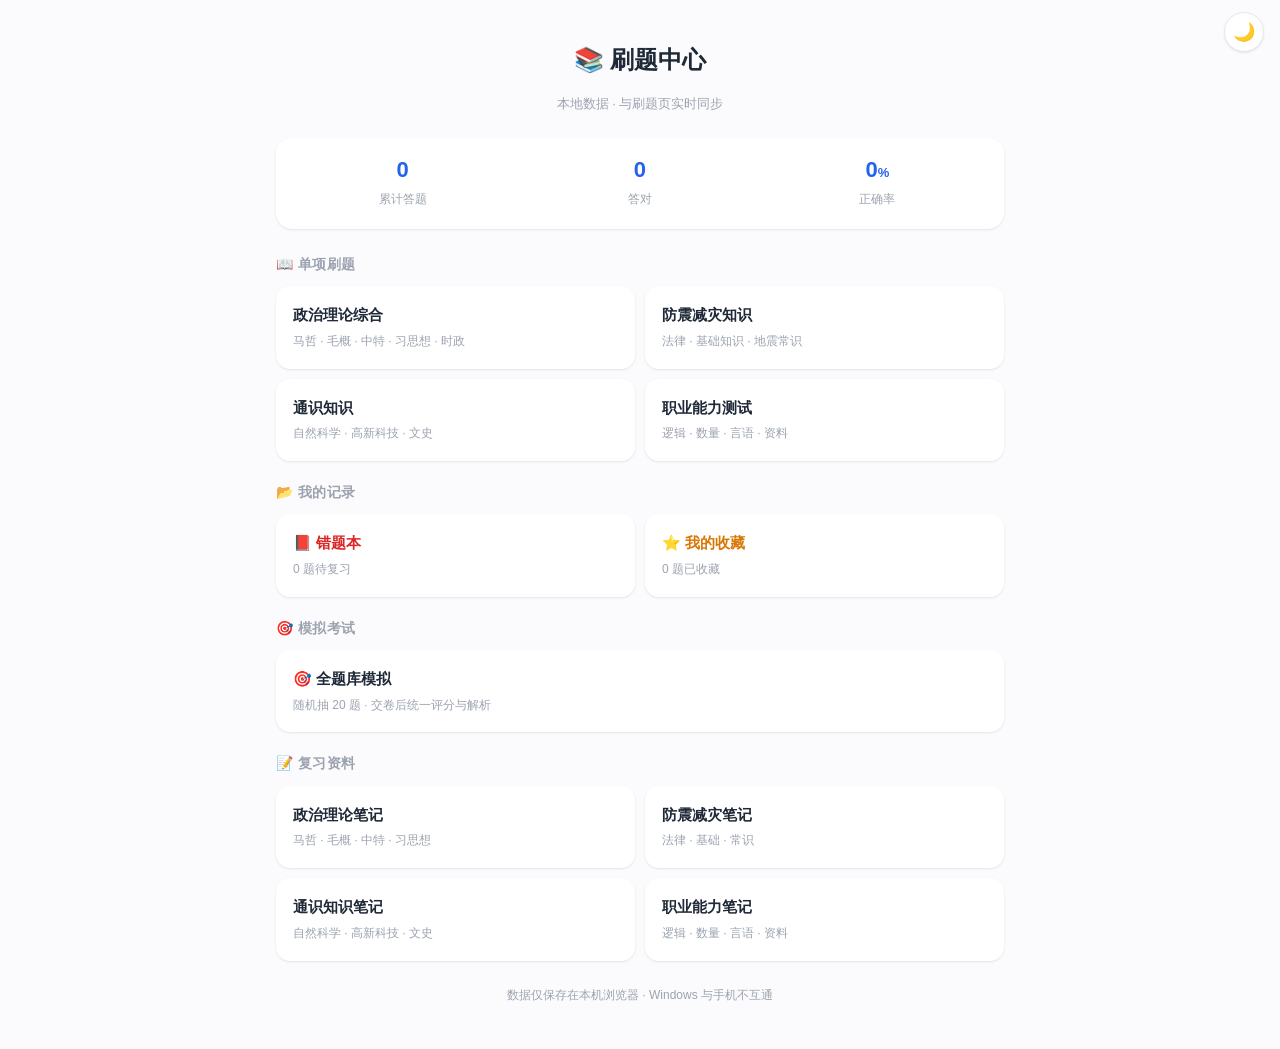
<file: quiz_app/index.html>
<!doctype html>
<html lang="zh-CN">
  <head>
    <meta charset="UTF-8" />
    <meta
      name="viewport"
      content="width=device-width, initial-scale=1.0, viewport-fit=cover"
    />
    <meta name="apple-mobile-web-app-capable" content="yes" />
    <meta name="mobile-web-app-capable" content="yes" />
    <meta name="apple-mobile-web-app-status-bar-style" content="default" />
    <meta name="apple-mobile-web-app-title" content="刷题中心" />
    <meta name="theme-color" content="#2563eb" />
    <title>刷题中心</title>
    <style>
      :root {
        --bg: #fbfbfd;
        --card: #fff;
        --text: #1f2937;
        --text-2: #4b5563;
        --sub: #9ca3af;
        --primary: #2563eb;
        --primary-soft: #eef2ff;
        --red: #dc2626;
        --amber: #d97706;
        --border: #e5e7eb;
        --shadow:
          0 1px 3px rgba(16, 24, 40, 0.06), 0 1px 2px rgba(16, 24, 40, 0.04);
      }
      :root[data-theme="dark"] {
        --bg: #0f172a;
        --card: #1e293b;
        --text: #e2e8f0;
        --text-2: #cbd5e1;
        --sub: #94a3b8;
        --primary: #60a5fa;
        --primary-soft: #1e3a5f;
        --red: #f87171;
        --amber: #fbbf24;
        --border: #334155;
        --shadow: 0 1px 3px rgba(0, 0, 0, 0.4);
      }
      * {
        box-sizing: border-box;
        -webkit-tap-highlight-color: transparent;
      }
      body {
        margin: 0 auto;
        max-width: 760px;
        min-height: 100vh;
        background: var(--bg);
        color: var(--text);
        font:
          16px/1.65 -apple-system,
          BlinkMacSystemFont,
          "Segoe UI",
          "PingFang SC",
          "Hiragino Sans GB",
          "Microsoft YaHei",
          sans-serif;
        padding: 24px 16px calc(32px + env(safe-area-inset-bottom));
        transition:
          background-color 0.2s,
          color 0.2s;
      }
      h1 {
        text-align: center;
        font-size: 24px;
        margin: 16px 0 6px;
      }
      .subtitle {
        text-align: center;
        color: var(--sub);
        font-size: 13px;
        margin-bottom: 24px;
      }
      .stat-card {
        display: flex;
        background: var(--card);
        border-radius: 16px;
        padding: 18px 8px;
        box-shadow: var(--shadow);
        margin-bottom: 24px;
      }
      .stat-item {
        flex: 1;
        text-align: center;
      }
      .stat-item b {
        display: block;
        font-size: 22px;
        color: var(--primary);
        font-weight: 700;
        line-height: 1.3;
      }
      .stat-item b i {
        font-size: 13px;
        font-style: normal;
      }
      .stat-item span {
        font-size: 12px;
        color: var(--sub);
      }
      .sec-title {
        font-size: 14px;
        color: var(--sub);
        font-weight: 600;
        margin: 20px 0 10px;
        letter-spacing: 0.5px;
      }
      .grid {
        display: grid;
        grid-template-columns: repeat(2, 1fr);
        gap: 10px;
      }
      .card {
        display: flex;
        flex-direction: column;
        align-items: flex-start;
        gap: 4px;
        background: var(--card);
        border-radius: 14px;
        padding: 16px;
        box-shadow: var(--shadow);
        text-align: left;
        text-decoration: none;
        color: var(--text);
        transition:
          transform 0.12s,
          border-color 0.12s;
        border: 1px solid transparent;
        cursor: pointer;
      }
      .card:active {
        transform: scale(0.97);
        border-color: var(--primary);
      }
      .card-name {
        font-size: 15px;
        font-weight: 600;
      }
      .card-sub {
        font-size: 12px;
        color: var(--sub);
      }
      .card.wide {
        grid-column: span 2;
      }
      .card.big .card-name {
        font-size: 17px;
      }
      .tag-wrong {
        color: var(--red);
      }
      .tag-fav {
        color: var(--amber);
      }
      .tip {
        font-size: 12px;
        color: var(--sub);
        text-align: center;
        margin-top: 24px;
        line-height: 1.7;
      }
      .theme-btn {
        position: fixed;
        top: calc(env(safe-area-inset-top) + 12px);
        right: 16px;
        width: 40px;
        height: 40px;
        border-radius: 50%;
        background: var(--card);
        color: var(--text);
        border: 1px solid var(--border);
        box-shadow: var(--shadow);
        display: inline-flex;
        align-items: center;
        justify-content: center;
        font-size: 18px;
        z-index: 10;
        cursor: pointer;
      }
      .theme-btn:active {
        background: var(--primary-soft);
      }
      @media (max-width: 480px) {
        .stat-item b {
          font-size: 20px;
        }
        .card {
          padding: 14px;
        }
      }
    </style>
  </head>
  <body>
    <button class="theme-btn" id="theme-btn" aria-label="切换深色模式">
      🌙
    </button>

    <h1>📚 刷题中心</h1>
    <p class="subtitle">本地数据 · 与刷题页实时同步</p>

    <section class="stat-card">
      <div class="stat-item"><b id="stat-total">0</b><span>累计答题</span></div>
      <div class="stat-item"><b id="stat-correct">0</b><span>答对</span></div>
      <div class="stat-item">
        <b id="stat-rate">0<i>%</i></b
        ><span>正确率</span>
      </div>
    </section>

    <h2 class="sec-title">📖 单项刷题</h2>
    <div class="grid">
      <a class="card" href="quiz.html?module=政治理论综合">
        <span class="card-name">政治理论综合</span>
        <span class="card-sub">马哲 · 毛概 · 中特 · 习思想 · 时政</span>
      </a>
      <a class="card" href="quiz.html?module=防震减灾知识">
        <span class="card-name">防震减灾知识</span>
        <span class="card-sub">法律 · 基础知识 · 地震常识</span>
      </a>
      <a class="card" href="quiz.html?module=通识知识">
        <span class="card-name">通识知识</span>
        <span class="card-sub">自然科学 · 高新科技 · 文史</span>
      </a>
      <a class="card" href="quiz.html?module=职业能力测试">
        <span class="card-name">职业能力测试</span>
        <span class="card-sub">逻辑 · 数量 · 言语 · 资料</span>
      </a>
    </div>

    <h2 class="sec-title">📂 我的记录</h2>
    <div class="grid">
      <a class="card" href="quiz.html?mode=wrong">
        <span class="card-name tag-wrong">📕 错题本</span>
        <span class="card-sub"><span id="wrong-count">0</span> 题待复习</span>
      </a>
      <a class="card" href="quiz.html?mode=fav">
        <span class="card-name tag-fav">⭐ 我的收藏</span>
        <span class="card-sub"><span id="fav-count">0</span> 题已收藏</span>
      </a>
    </div>

    <h2 class="sec-title">🎯 模拟考试</h2>
    <div class="grid">
      <a class="card wide" href="quiz.html?mode=exam">
        <span class="card-name">🎯 全题库模拟</span>
        <span class="card-sub">随机抽 20 题 · 交卷后统一评分与解析</span>
      </a>
    </div>

    <h2 class="sec-title">📝 复习资料</h2>
    <div class="grid">
      <a class="card" href="notes/index.html?tab=politics">
        <span class="card-name">政治理论笔记</span>
        <span class="card-sub">马哲 · 毛概 · 中特 · 习思想</span>
      </a>
      <a class="card" href="notes/index.html?tab=disaster">
        <span class="card-name">防震减灾笔记</span>
        <span class="card-sub">法律 · 基础 · 常识</span>
      </a>
      <a class="card" href="notes/index.html?tab=general">
        <span class="card-name">通识知识笔记</span>
        <span class="card-sub">自然科学 · 高新科技 · 文史</span>
      </a>
      <a class="card" href="notes/index.html?tab=career">
        <span class="card-name">职业能力笔记</span>
        <span class="card-sub">逻辑 · 数量 · 言语 · 资料</span>
      </a>
    </div>

    <p class="tip">数据仅保存在本机浏览器 · Windows 与手机不互通</p>

    <script>
      (function () {
        const THEME_KEY = "qz_theme_v1";
        function getTheme() {
          try {
            const v = localStorage.getItem(THEME_KEY);
            return v == null ? "light" : JSON.parse(v);
          } catch (e) {
            return "light";
          }
        }
        function applyTheme() {
          const theme = getTheme();
          document.documentElement.setAttribute("data-theme", theme);
          const btn = document.getElementById("theme-btn");
          if (btn) btn.textContent = theme === "dark" ? "☀️" : "🌙";
          const meta = document.querySelector('meta[name="theme-color"]');
          if (meta)
            meta.setAttribute(
              "content",
              theme === "dark" ? "#0f172a" : "#2563eb",
            );
        }
        document
          .getElementById("theme-btn")
          .addEventListener("click", function () {
            const next = getTheme() === "dark" ? "light" : "dark";
            try {
              localStorage.setItem(THEME_KEY, JSON.stringify(next));
            } catch (e) {}
            applyTheme();
          });

        const K = {
          wrong: "qz_wrong_v1",
          fav: "qz_fav_v1",
          stats: "qz_stats_v1",
        };
        function read(key, fallback) {
          try {
            const v = localStorage.getItem(key);
            return v == null ? fallback : JSON.parse(v);
          } catch (e) {
            return fallback;
          }
        }

        const wrong = read(K.wrong, []);
        const fav = read(K.fav, []);
        const stats = read(K.stats, { total: 0, correct: 0 });

        document.getElementById("wrong-count").textContent = wrong.length;
        document.getElementById("fav-count").textContent = fav.length;

        const total = stats.total || 0;
        const correct = stats.correct || 0;
        const rate = total ? Math.round((correct / total) * 100) : 0;

        document.getElementById("stat-total").textContent = total;
        document.getElementById("stat-correct").textContent = correct;
        document.getElementById("stat-rate").innerHTML = rate + "<i>%</i>";

        applyTheme();
      })();
    </script>
  </body>
</html>
</file>
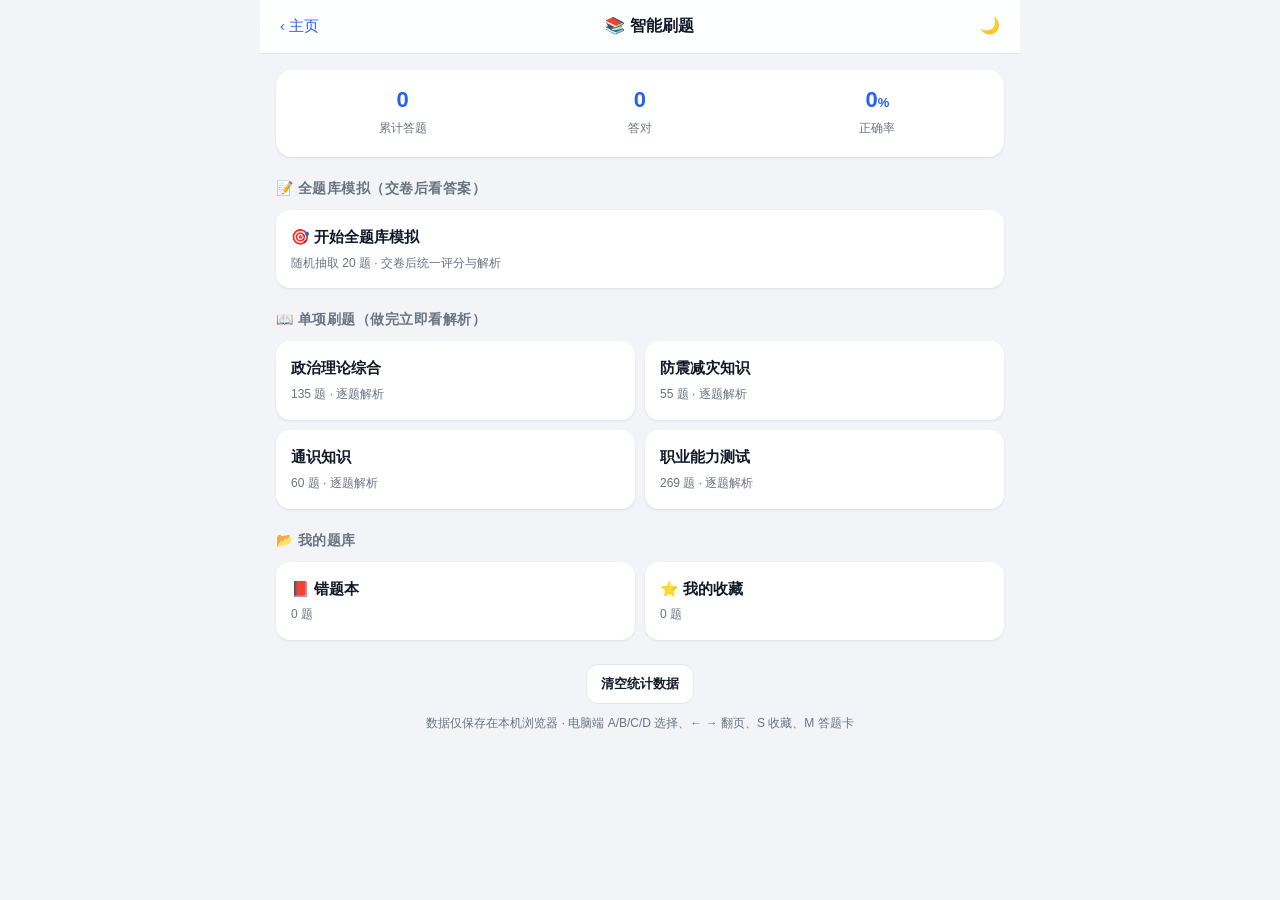
<file: quiz_app/quiz.html>
<!doctype html>
<html lang="zh-CN">
  <head>
    <meta charset="UTF-8" />
    <meta
      name="viewport"
      content="width=device-width, initial-scale=1.0, viewport-fit=cover"
    />
    <meta name="apple-mobile-web-app-capable" content="yes" />
    <meta name="mobile-web-app-capable" content="yes" />
    <meta name="apple-mobile-web-app-status-bar-style" content="default" />
    <meta name="apple-mobile-web-app-title" content="刷题" />
    <meta name="theme-color" content="#2563eb" />
    <title>智能刷题</title>
    <link rel="stylesheet" href="style.css" />
  </head>
  <body>
    <div id="topbar" class="topbar"></div>
    <main id="view" class="view"></main>

    <script src="data/politics.js"></script>
    <script src="data/disaster.js"></script>
    <script src="data/general.js"></script>
    <script src="data/career.js"></script>
    <script src="app.js"></script>
  </body>
</html>
</file>
<file: quiz_app/style.css>
/* ============================================================
   主题变量（浅色 + 深色）
   ============================================================ */
:root {
  --bg: #f2f4f8;
  --card: #ffffff;
  --text: #111827;
  --sub: #6b7280;
  --primary: #2563eb;
  --primary-dark: #1d4ed8;
  --primary-soft: #e8efff;
  --green: #15803d;
  --green-soft: #e7f6ec;
  --red: #b91c1c;
  --red-soft: #fdecec;
  --border: #e5e7eb;
  --shadow: 0 1px 3px rgba(16, 24, 40, 0.06), 0 1px 2px rgba(16, 24, 40, 0.04);
  --topbar-bg: rgba(255, 255, 255, 0.92);
}

:root[data-theme="dark"] {
  --bg: #0f172a;
  --card: #1e293b;
  --text: #f1f5f9;
  --sub: #94a3b8;
  --primary: #60a5fa;
  --primary-dark: #3b82f6;
  --primary-soft: #1e3a5f;
  --green: #4ade80;
  --green-soft: #14382a;
  --red: #f87171;
  --red-soft: #4a1e1e;
  --border: #334155;
  --shadow: 0 1px 3px rgba(0, 0, 0, 0.4);
  --topbar-bg: rgba(15, 23, 42, 0.92);
}

* {
  box-sizing: border-box;
  -webkit-tap-highlight-color: transparent;
}
html {
  -webkit-text-size-adjust: 100%;
}
body {
  margin: 0 auto;
  max-width: 760px;
  min-height: 100vh;
  background: var(--bg);
  color: var(--text);
  font:
    16px/1.65 -apple-system,
    BlinkMacSystemFont,
    "Segoe UI",
    "PingFang SC",
    "Hiragino Sans GB",
    "Microsoft YaHei",
    sans-serif;
  transition:
    background-color 0.2s,
    color 0.2s;
}
button {
  font: inherit;
  cursor: pointer;
  border: none;
  background: none;
  color: inherit;
}

/* ---------- 顶栏 ---------- */
.topbar {
  position: sticky;
  top: 0;
  z-index: 50;
  display: flex;
  align-items: center;
  gap: 6px;
  padding: calc(env(safe-area-inset-top) + 8px) 12px 8px;
  background: var(--topbar-bg);
  -webkit-backdrop-filter: saturate(180%) blur(12px);
  backdrop-filter: saturate(180%) blur(12px);
  border-bottom: 1px solid var(--border);
}
.tb-title {
  flex: 1;
  text-align: center;
  font-weight: 600;
  font-size: 16px;
  white-space: nowrap;
  overflow: hidden;
  text-overflow: ellipsis;
}
.tb-back {
  font-size: 15px;
  color: var(--primary);
  padding: 6px 8px;
  border-radius: 8px;
  white-space: nowrap;
}
.tb-back:active {
  background: var(--primary-soft);
}

.tb-icon-btn {
  width: 36px;
  height: 36px;
  border-radius: 10px;
  font-size: 16px;
  display: inline-flex;
  align-items: center;
  justify-content: center;
  color: var(--text);
  transition: background-color 0.12s;
}
.tb-icon-btn:active {
  background: var(--primary-soft);
}

.tb-card-btn {
  font-size: 13px;
  color: var(--primary);
  padding: 6px 10px;
  border-radius: 8px;
  background: var(--primary-soft);
  font-weight: 600;
  white-space: nowrap;
}
.tb-card-btn:active {
  opacity: 0.7;
}

/* ---------- 内容区 ---------- */
.view {
  padding: 16px 16px calc(32px + env(safe-area-inset-bottom));
}

/* ---------- 首页 ---------- */
.stat-card {
  display: flex;
  background: var(--card);
  border-radius: 16px;
  padding: 16px 8px;
  box-shadow: var(--shadow);
  margin-bottom: 20px;
}
.stat-item {
  flex: 1;
  text-align: center;
}
.stat-item b {
  display: block;
  font-size: 22px;
  color: var(--primary);
  font-weight: 700;
  line-height: 1.3;
}
.stat-item b i {
  font-size: 13px;
  font-style: normal;
}
.stat-item span {
  font-size: 12px;
  color: var(--sub);
}

.sec-title {
  font-size: 14px;
  color: var(--sub);
  font-weight: 600;
  margin: 20px 0 10px;
  letter-spacing: 0.5px;
}
.grid {
  display: grid;
  grid-template-columns: repeat(2, 1fr);
  gap: 10px;
}
.card {
  display: flex;
  flex-direction: column;
  align-items: flex-start;
  gap: 4px;
  background: var(--card);
  border-radius: 14px;
  padding: 14px;
  box-shadow: var(--shadow);
  text-align: left;
  transition: transform 0.12s;
  border: 1px solid transparent;
  color: var(--text);
}
.card:active {
  transform: scale(0.97);
  border-color: var(--primary);
}
.card-name {
  font-size: 15px;
  font-weight: 600;
}
.card-sub {
  font-size: 12px;
  color: var(--sub);
}
.card.wide {
  grid-column: span 2;
}
.card.resume {
  background: linear-gradient(135deg, var(--primary-soft), var(--card));
  border-color: var(--primary);
}
.foot {
  margin-top: 24px;
  text-align: center;
}
.tip {
  font-size: 12px;
  color: var(--sub);
  text-align: center;
  margin-top: 10px;
}

/* ---------- 按钮 ---------- */
.btn {
  display: inline-flex;
  align-items: center;
  justify-content: center;
  padding: 11px 16px;
  border-radius: 12px;
  font-size: 15px;
  font-weight: 600;
  transition:
    transform 0.1s,
    opacity 0.2s;
}
.btn:active {
  transform: scale(0.97);
}
.btn.primary {
  background: var(--primary);
  color: #fff;
}
.btn.primary:active {
  background: var(--primary-dark);
}
.btn.ghost {
  background: var(--card);
  color: var(--text);
  border: 1px solid var(--border);
}
.btn.small {
  padding: 8px 14px;
  font-size: 13px;
}
.btn:disabled {
  opacity: 0.4;
  pointer-events: none;
}

/* ---------- 进度条 ---------- */
.progress {
  height: 4px;
  background: var(--border);
  border-radius: 4px;
  overflow: hidden;
  margin-bottom: 16px;
}
.progress-bar {
  height: 100%;
  background: var(--primary);
  border-radius: 4px;
  transition: width 0.25s ease;
}

/* ---------- 题目 ---------- */
.q-head {
  display: flex;
  align-items: center;
  gap: 8px;
  margin-bottom: 10px;
  flex-wrap: wrap;
}
.tag {
  font-size: 12px;
  padding: 2px 10px;
  border-radius: 20px;
  background: var(--primary-soft);
  color: var(--primary);
  font-weight: 600;
}
.tag.ghost {
  background: var(--bg);
  color: var(--sub);
  font-weight: 500;
}
.fav-btn {
  margin-left: auto;
  font-size: 13px;
  color: var(--sub);
  padding: 4px 8px;
  border-radius: 8px;
}
.fav-btn.on {
  color: #d97706;
}
.fav-btn:active {
  background: var(--primary-soft);
}

.stem {
  font-size: 17px;
  font-weight: 600;
  line-height: 1.7;
  margin-bottom: 14px;
}
.hint {
  font-size: 13px;
  color: #d97706;
  margin: -6px 0 10px;
}

.options {
  display: flex;
  flex-direction: column;
  gap: 10px;
}
.option {
  display: flex;
  gap: 10px;
  align-items: flex-start;
  background: var(--card);
  border: 1.5px solid var(--border);
  border-radius: 12px;
  padding: 12px 14px;
  transition: all 0.15s;
}
.option:active {
  transform: scale(0.99);
}
.option .badge {
  flex: 0 0 24px;
  height: 24px;
  line-height: 22px;
  text-align: center;
  border-radius: 50%;
  border: 1.5px solid var(--border);
  font-size: 13px;
  font-weight: 700;
  color: var(--sub);
  margin-top: 1px;
}
.opt-text {
  flex: 1;
  font-size: 15px;
}

.option.selected {
  border-color: var(--primary);
  background: var(--primary-soft);
}
.option.selected .badge {
  background: var(--primary);
  border-color: var(--primary);
  color: #fff;
}

.option.correct {
  border-color: var(--green);
  background: var(--green-soft);
}
.option.correct .badge {
  background: var(--green);
  border-color: var(--green);
  color: #fff;
}

.option.wrong {
  border-color: var(--red);
  background: var(--red-soft);
}
.option.wrong .badge {
  background: var(--red);
  border-color: var(--red);
  color: #fff;
}

.option.locked {
  pointer-events: none;
}

/* ---------- 解析 ---------- */
.analysis {
  margin-top: 16px;
  padding: 14px;
  border-radius: 12px;
  font-size: 14px;
  border-left: 4px solid var(--green);
  background: var(--green-soft);
  display: none;
}
.analysis.show {
  display: block;
}
.analysis.no {
  border-left-color: var(--red);
  background: var(--red-soft);
}
.an-head {
  font-weight: 700;
  margin-bottom: 6px;
}
.analysis.ok .an-head {
  color: var(--green);
}
.analysis.no .an-head {
  color: var(--red);
}
.an-row {
  margin-top: 4px;
  line-height: 1.7;
  color: var(--text);
}
.an-row b {
  color: var(--text);
}

/* ---------- 底部按钮 ---------- */
.actions {
  display: flex;
  gap: 10px;
  margin-top: 20px;
}
.actions .btn {
  flex: 1;
}
.actions.vertical {
  flex-direction: column;
}

/* ---------- 结果页 ---------- */
.result-card {
  background: var(--card);
  border-radius: 18px;
  padding: 26px 16px;
  box-shadow: var(--shadow);
  text-align: center;
}
.result-emoji {
  font-size: 44px;
  line-height: 1;
}
.result-title {
  font-size: 18px;
  font-weight: 700;
  margin: 10px 0 20px;
}
.result-grid {
  display: grid;
  grid-template-columns: repeat(4, 1fr);
  gap: 6px;
}
.result-grid > div {
  display: flex;
  flex-direction: column;
}
.result-grid b {
  font-size: 20px;
  color: var(--primary);
}
.result-grid span {
  font-size: 12px;
  color: var(--sub);
}

/* ============================================================
   答题卡
   ============================================================ */
.ac-overlay {
  position: fixed;
  inset: 0;
  z-index: 100;
  display: none;
}
.ac-overlay.show {
  display: block;
}
.ac-mask {
  position: absolute;
  inset: 0;
  background: rgba(0, 0, 0, 0.5);
  animation: ac-fade 0.2s ease;
}
@keyframes ac-fade {
  from {
    opacity: 0;
  }
  to {
    opacity: 1;
  }
}
.ac-panel {
  position: absolute;
  bottom: 0;
  left: 0;
  right: 0;
  margin: 0 auto;
  max-width: 760px;
  max-height: 82vh;
  background: var(--card);
  border-top-left-radius: 20px;
  border-top-right-radius: 20px;
  display: flex;
  flex-direction: column;
  box-shadow: 0 -6px 24px rgba(0, 0, 0, 0.25);
  animation: ac-slide-up 0.25s ease;
  padding-bottom: env(safe-area-inset-bottom);
}
@keyframes ac-slide-up {
  from {
    transform: translateY(100%);
  }
  to {
    transform: translateY(0);
  }
}
.ac-head {
  display: flex;
  align-items: center;
  gap: 10px;
  padding: 14px 16px 10px;
  border-bottom: 1px solid var(--border);
  flex-wrap: wrap;
}
.ac-title {
  font-weight: 700;
  font-size: 16px;
}
.ac-legend {
  display: flex;
  gap: 10px;
  font-size: 12px;
  color: var(--sub);
  flex: 1;
  flex-wrap: wrap;
}
.ac-legend > span {
  display: inline-flex;
  align-items: center;
  gap: 4px;
}
.ac-legend .lg {
  width: 10px;
  height: 10px;
  border-radius: 3px;
  display: inline-block;
  background: var(--bg);
  border: 1px solid var(--border);
}
.ac-legend .lg.ok {
  background: var(--green);
  border-color: var(--green);
}
.ac-legend .lg.bad {
  background: var(--red);
  border-color: var(--red);
}
.ac-legend .lg.selected {
  background: var(--primary);
  border-color: var(--primary);
}

.ac-close-btn {
  width: 32px;
  height: 32px;
  border-radius: 50%;
  font-size: 15px;
  background: var(--bg);
  color: var(--sub);
  display: inline-flex;
  align-items: center;
  justify-content: center;
}
.ac-close-btn:active {
  background: var(--primary-soft);
}

.ac-jump-row {
  display: flex;
  gap: 8px;
  padding: 10px 16px 0;
  align-items: center;
}
.ac-jump-row input {
  flex: 1;
  padding: 8px 12px;
  border: 1px solid var(--border);
  border-radius: 10px;
  font-size: 14px;
  background: var(--bg);
  color: var(--text);
}
.ac-jump-row input:focus {
  outline: 2px solid var(--primary);
  outline-offset: -1px;
}
.ac-jump-row button {
  padding: 8px 16px;
  border-radius: 10px;
  background: var(--primary);
  color: #fff;
  font-weight: 600;
  font-size: 14px;
}
.ac-jump-row button:active {
  opacity: 0.8;
}

.ac-body {
  padding: 12px 16px 20px;
  overflow-y: auto;
  -webkit-overflow-scrolling: touch;
}
.ac-grid {
  display: grid;
  grid-template-columns: repeat(auto-fill, minmax(38px, 1fr));
  gap: 8px;
}
.ac-cell {
  aspect-ratio: 1 / 1;
  border-radius: 8px;
  background: var(--bg);
  border: 1.5px solid var(--border);
  color: var(--text);
  font-size: 13px;
  font-weight: 600;
  display: flex;
  align-items: center;
  justify-content: center;
  transition: transform 0.1s;
}
.ac-cell:active {
  transform: scale(0.92);
}
.ac-cell.current {
  outline: 2px solid var(--primary);
  outline-offset: 1px;
  font-weight: 800;
}
.ac-cell.ok {
  background: var(--green-soft);
  border-color: var(--green);
  color: var(--green);
}
.ac-cell.bad {
  background: var(--red-soft);
  border-color: var(--red);
  color: var(--red);
}
.ac-cell.selected {
  background: var(--primary-soft);
  border-color: var(--primary);
  color: var(--primary);
}
</file>
